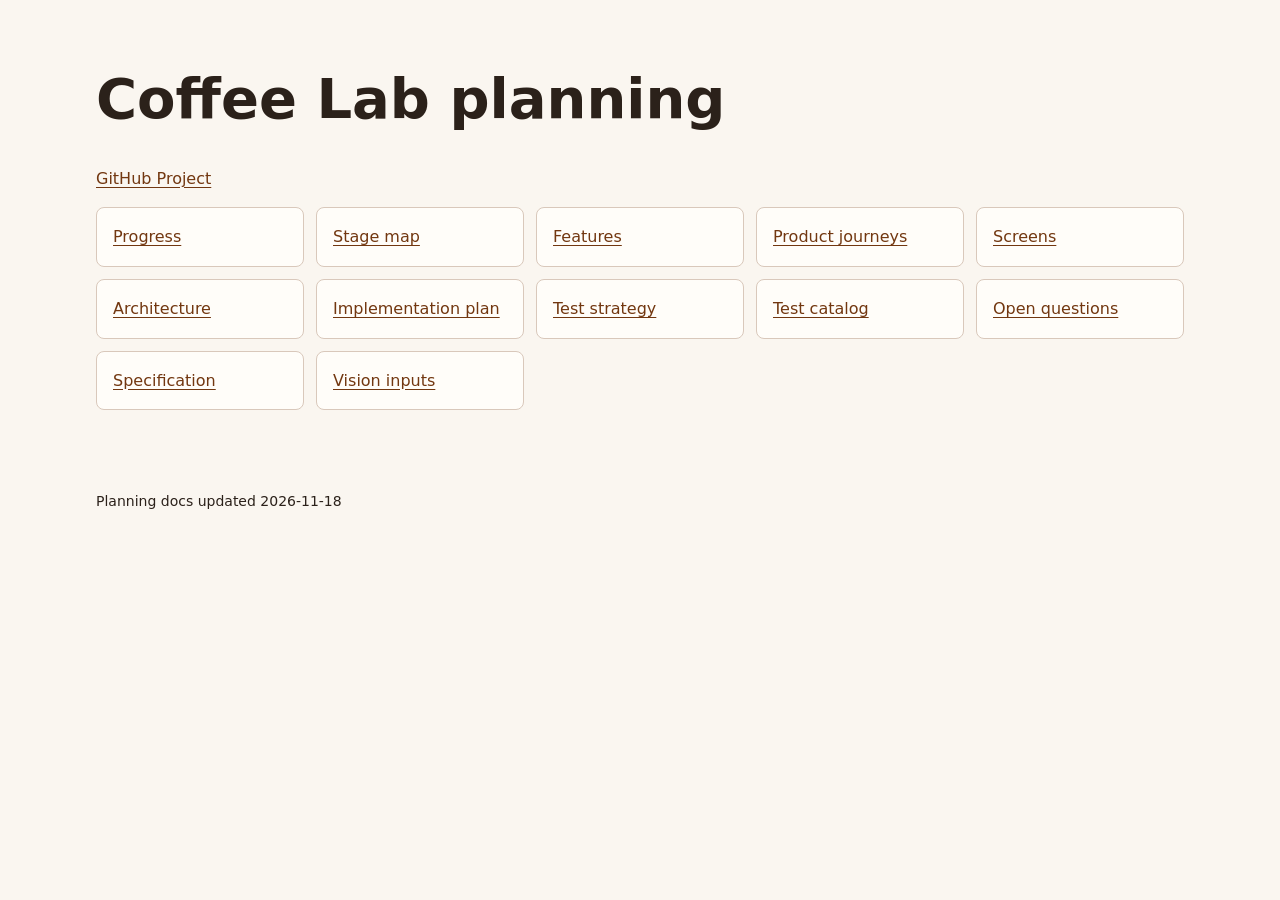
<file: docs/index.html>
<!doctype html>
<html lang="en">
<head>
  <meta charset="utf-8">
  <meta name="viewport" content="width=device-width, initial-scale=1">
  <title>Coffee Lab planning · Coffee Lab</title>
  <link rel="stylesheet" href="assets/portal.css">
  <script defer src="assets/portal-build.js"></script>
</head>
<body>
  <main>
    <h1>Coffee Lab planning</h1>
    <p><a href="https://github.com/users/rbonon/projects/8">GitHub Project</a></p>
    <nav aria-label="Planning pages">
      <ul class="cards">
        <li><a href="planning/progress-report.html">Progress</a></li>
        <li><a href="planning/phase-map.html">Stage map</a></li>
        <li><a href="planning/features.html">Features</a></li>
        <li><a href="planning/product-journeys.html">Product journeys</a></li>
        <li><a href="planning/screens.html">Screens</a></li>
        <li><a href="planning/architecture-overview.html">Architecture</a></li>
        <li><a href="planning/plan.html">Implementation plan</a></li>
        <li><a href="planning/test-strategy.html">Test strategy</a></li>
        <li><a href="planning/test-catalog.html">Test catalog</a></li>
        <li><a href="planning/open-questions.md">Open questions</a></li>
        <li><a href="spec/requirements.md">Specification</a></li>
        <li><a href="vision/README.md">Vision inputs</a></li>
      </ul>
    </nav>
  </main>
  <footer data-build></footer>
</body>
</html>
</file>
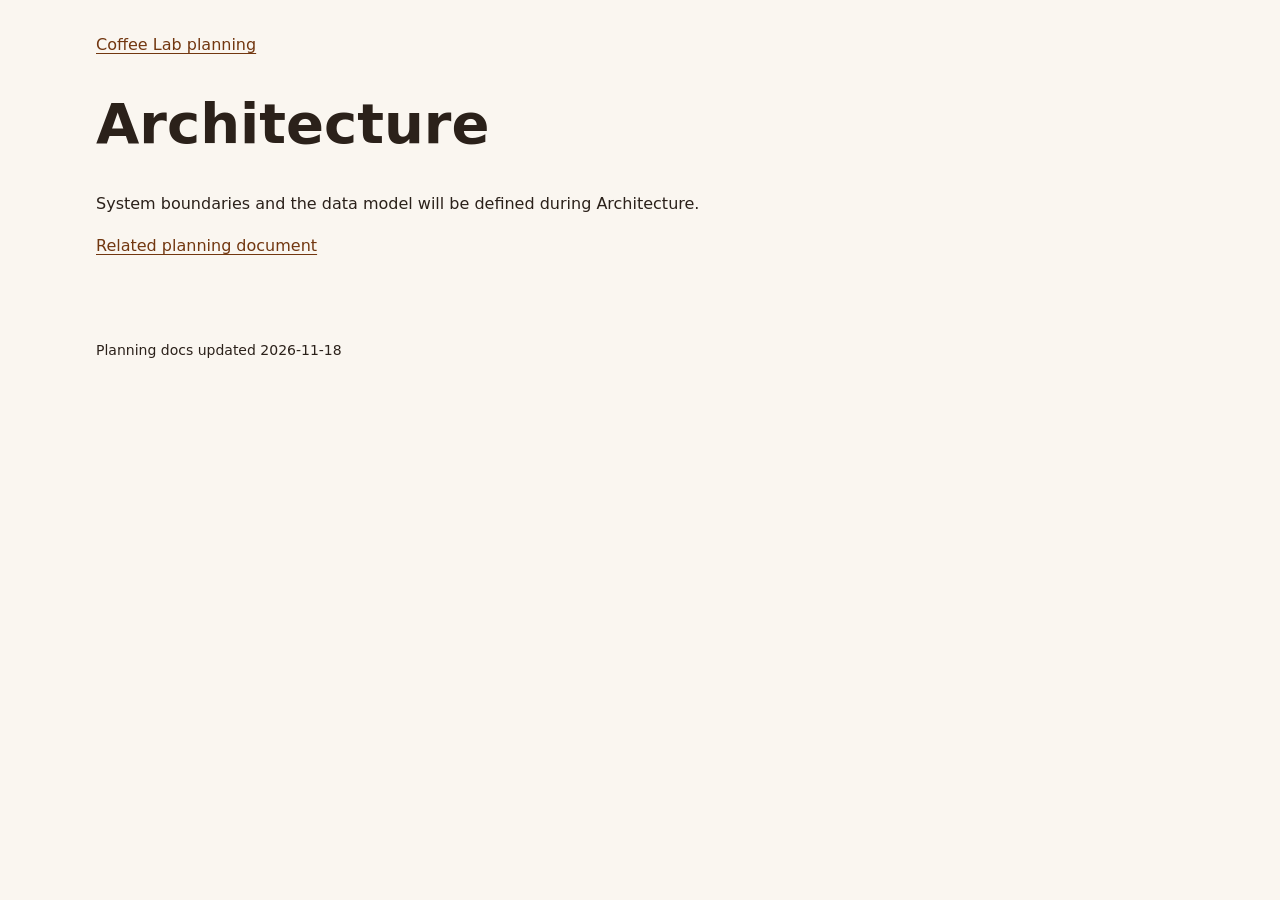
<file: docs/planning/architecture-overview.html>
<!doctype html>
<html lang="en">
<head>
  <meta charset="utf-8">
  <meta name="viewport" content="width=device-width, initial-scale=1">
  <title>Architecture · Coffee Lab</title>
  <link rel="stylesheet" href="../assets/portal.css">
  <script defer src="../assets/portal-build.js"></script>
</head>
<body>
  <main>
    <a href="../index.html">Coffee Lab planning</a>
    <h1>Architecture</h1>
    <p>System boundaries and the data model will be defined during Architecture.</p><p><a href="../architecture/system.md">Related planning document</a></p>
  </main>
  <footer data-build></footer>
</body>
</html>
</file>
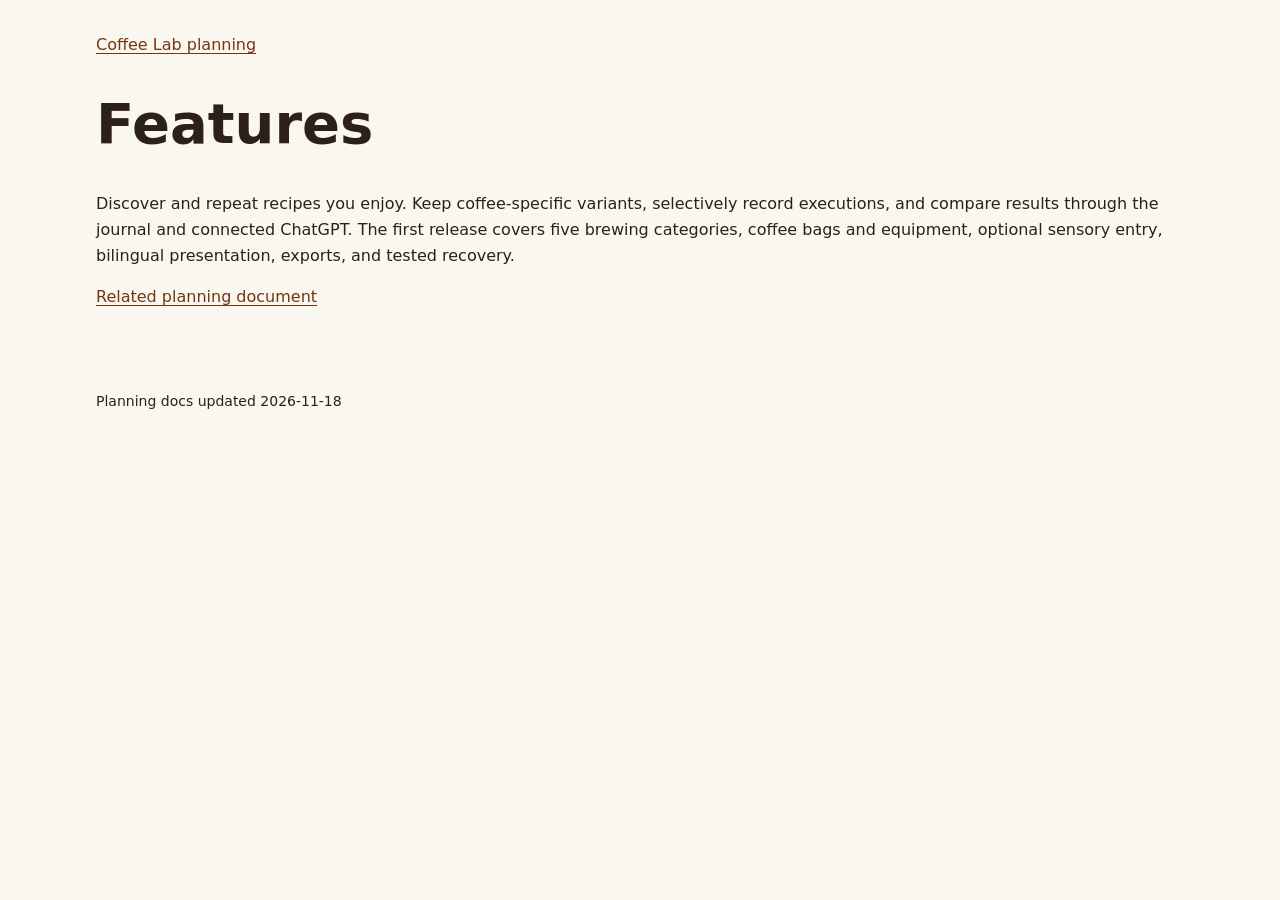
<file: docs/planning/features.html>
<!doctype html>
<html lang="en">
<head>
  <meta charset="utf-8">
  <meta name="viewport" content="width=device-width, initial-scale=1">
  <title>Features · Coffee Lab</title>
  <link rel="stylesheet" href="../assets/portal.css">
  <script defer src="../assets/portal-build.js"></script>
</head>
<body>
  <main>
    <a href="../index.html">Coffee Lab planning</a>
    <h1>Features</h1>
    <p>Discover and repeat recipes you enjoy. Keep coffee-specific variants, selectively record executions, and compare results through the journal and connected ChatGPT. The first release covers five brewing categories, coffee bags and equipment, optional sensory entry, bilingual presentation, exports, and tested recovery.</p><p><a href="../spec/requirements.md">Related planning document</a></p>
  </main>
  <footer data-build></footer>
</body>
</html>
</file>
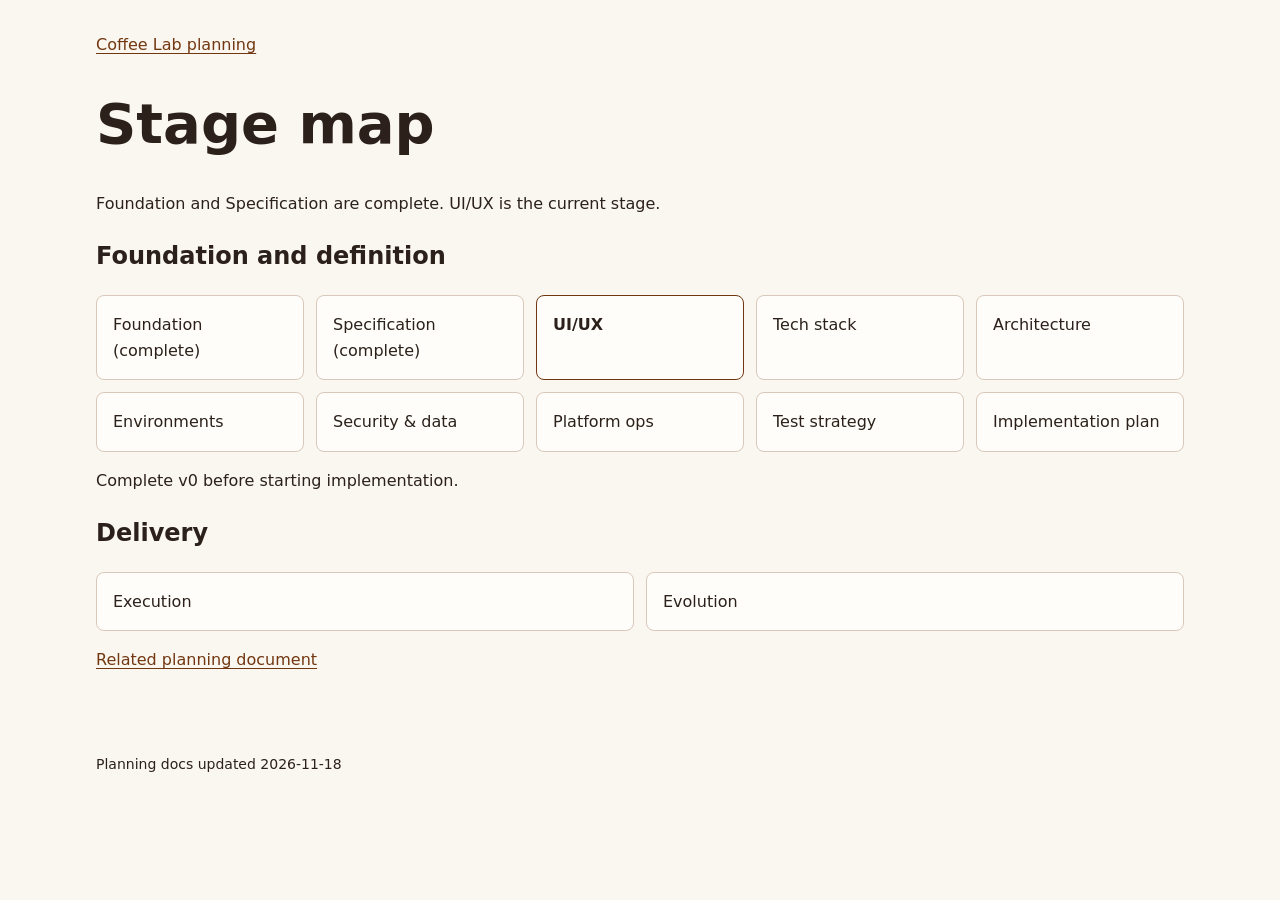
<file: docs/planning/phase-map.html>
<!doctype html>
<html lang="en">
<head>
  <meta charset="utf-8">
  <meta name="viewport" content="width=device-width, initial-scale=1">
  <title>Stage map · Coffee Lab</title>
  <link rel="stylesheet" href="../assets/portal.css">
  <script defer src="../assets/portal-build.js"></script>
</head>
<body>
  <main>
    <a href="../index.html">Coffee Lab planning</a>
    <h1>Stage map</h1>
    <p>Foundation and Specification are complete. UI/UX is the current stage.</p><h2>Foundation and definition</h2><ol class="phase-track"><li class="phase-node">Foundation (complete)</li><li class="phase-node">Specification (complete)</li><li class="phase-node" aria-current="step">UI/UX</li><li class="phase-node">Tech stack</li><li class="phase-node">Architecture</li><li class="phase-node">Environments</li><li class="phase-node">Security & data</li><li class="phase-node">Platform ops</li><li class="phase-node">Test strategy</li><li class="phase-node">Implementation plan</li></ol><p>Complete v0 before starting implementation.</p><h2>Delivery</h2><ol class="phase-track"><li class="phase-node">Execution</li><li class="phase-node">Evolution</li></ol><p><a href="phases.md">Related planning document</a></p>
  </main>
  <footer data-build></footer>
</body>
</html>
</file>
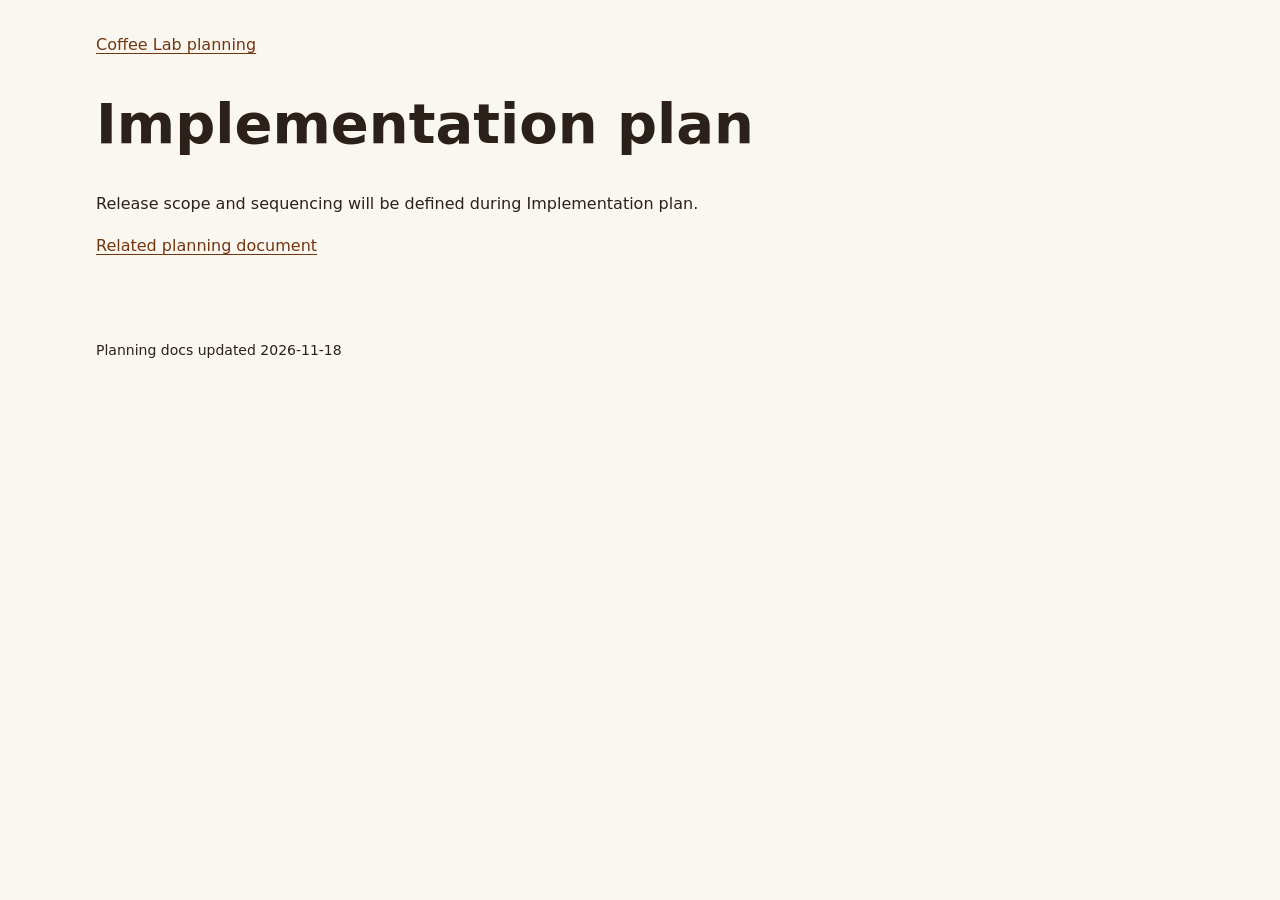
<file: docs/planning/plan.html>
<!doctype html>
<html lang="en">
<head>
  <meta charset="utf-8">
  <meta name="viewport" content="width=device-width, initial-scale=1">
  <title>Implementation plan · Coffee Lab</title>
  <link rel="stylesheet" href="../assets/portal.css">
  <script defer src="../assets/portal-build.js"></script>
</head>
<body>
  <main>
    <a href="../index.html">Coffee Lab planning</a>
    <h1>Implementation plan</h1>
    <p>Release scope and sequencing will be defined during Implementation plan.</p><p><a href="phases.md">Related planning document</a></p>
  </main>
  <footer data-build></footer>
</body>
</html>
</file>
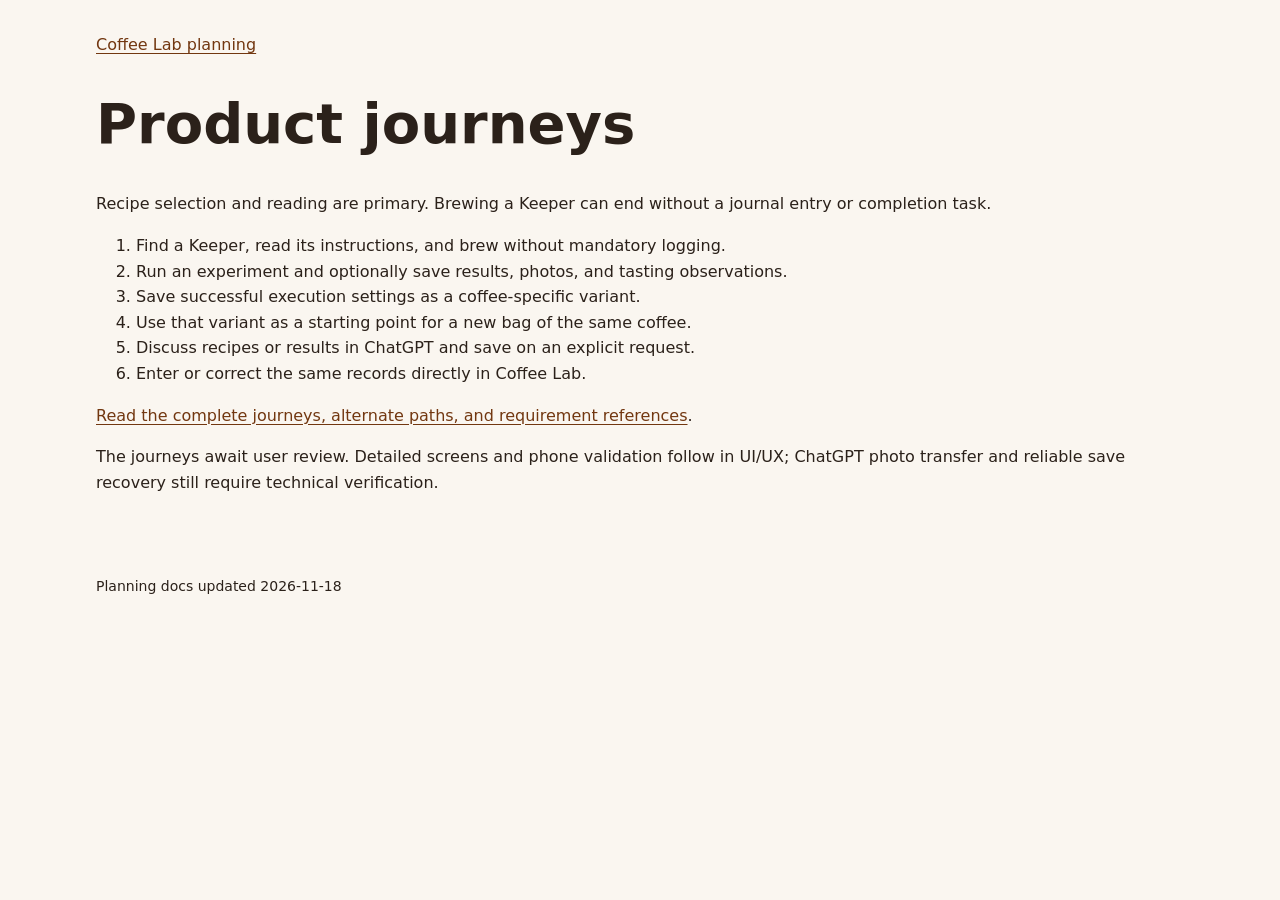
<file: docs/planning/product-journeys.html>
<!doctype html>
<html lang="en">
<head>
  <meta charset="utf-8">
  <meta name="viewport" content="width=device-width, initial-scale=1">
  <title>Product journeys · Coffee Lab</title>
  <link rel="stylesheet" href="../assets/portal.css">
  <script defer src="../assets/portal-build.js"></script>
</head>
<body>
  <main>
    <a href="../index.html">Coffee Lab planning</a>
    <h1>Product journeys</h1>
    <p>Recipe selection and reading are primary. Brewing a Keeper can end without a journal entry or completion task.</p>
    <ol>
      <li>Find a Keeper, read its instructions, and brew without mandatory logging.</li>
      <li>Run an experiment and optionally save results, photos, and tasting observations.</li>
      <li>Save successful execution settings as a coffee-specific variant.</li>
      <li>Use that variant as a starting point for a new bag of the same coffee.</li>
      <li>Discuss recipes or results in ChatGPT and save on an explicit request.</li>
      <li>Enter or correct the same records directly in Coffee Lab.</li>
    </ol>
    <p><a href="../spec/user-journeys.md">Read the complete journeys, alternate paths, and requirement references</a>.</p>
    <p>The journeys await user review. Detailed screens and phone validation follow in UI/UX; ChatGPT photo transfer and reliable save recovery still require technical verification.</p>
  </main>
  <footer data-build></footer>
</body>
</html>
</file>
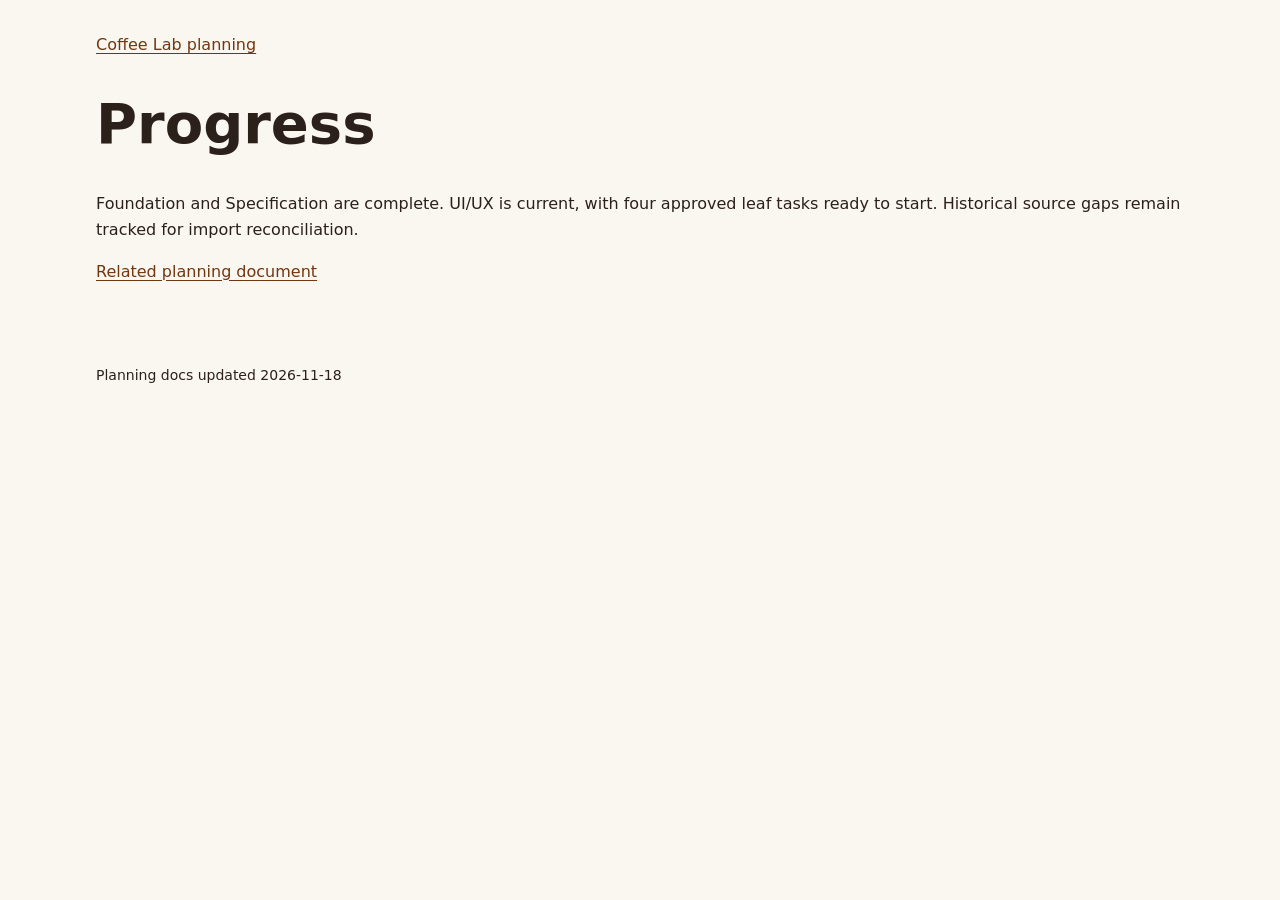
<file: docs/planning/progress-report.html>
<!doctype html>
<html lang="en">
<head>
  <meta charset="utf-8">
  <meta name="viewport" content="width=device-width, initial-scale=1">
  <title>Progress · Coffee Lab</title>
  <link rel="stylesheet" href="../assets/portal.css">
  <script defer src="../assets/portal-build.js"></script>
</head>
<body>
  <main>
    <a href="../index.html">Coffee Lab planning</a>
    <h1>Progress</h1>
    <p>Foundation and Specification are complete. UI/UX is current, with four approved leaf tasks ready to start. Historical source gaps remain tracked for import reconciliation.</p><p><a href="board-hierarchy.md">Related planning document</a></p>
  </main>
  <footer data-build></footer>
</body>
</html>
</file>
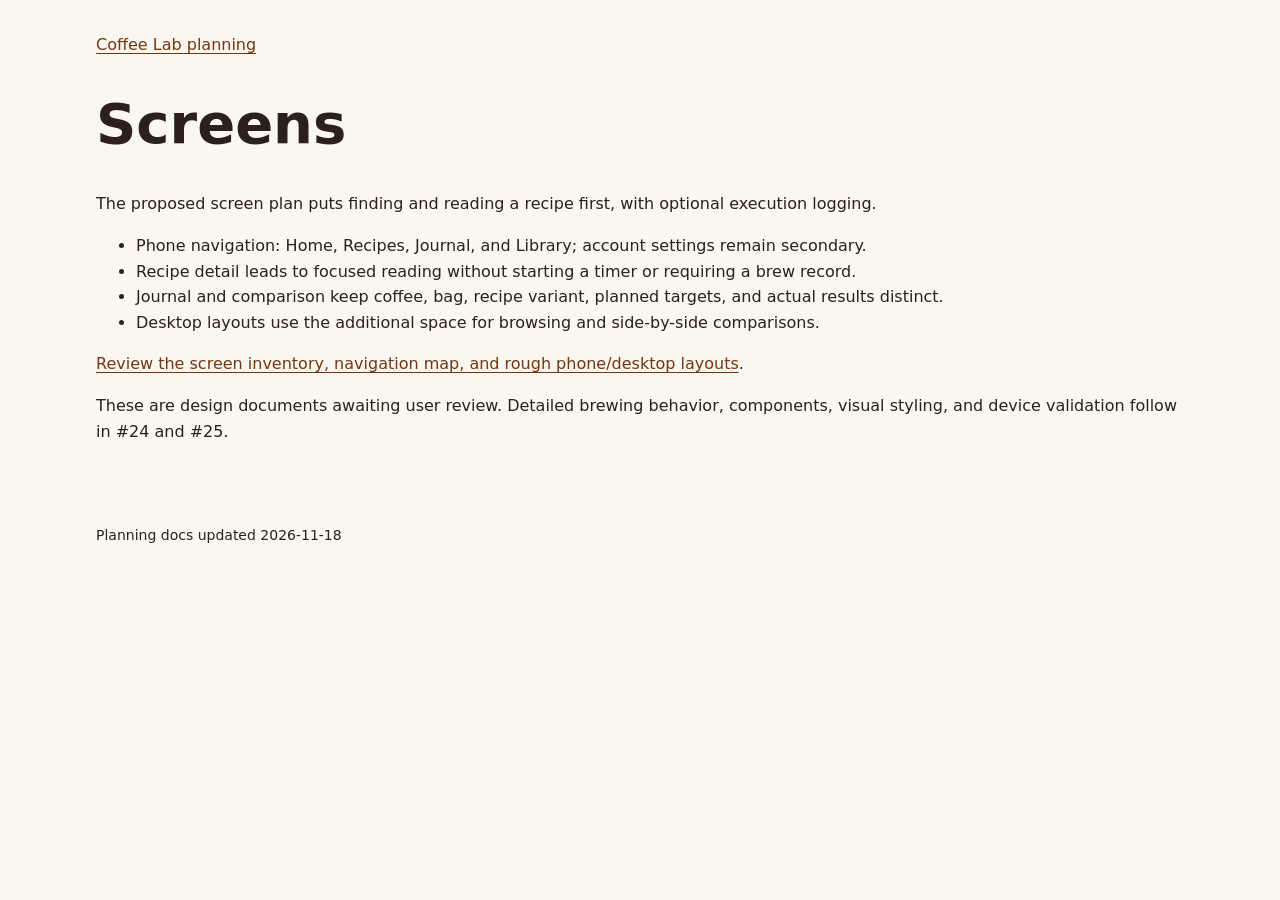
<file: docs/planning/screens.html>
<!doctype html>
<html lang="en">
<head>
  <meta charset="utf-8">
  <meta name="viewport" content="width=device-width, initial-scale=1">
  <title>Screens · Coffee Lab</title>
  <link rel="stylesheet" href="../assets/portal.css">
  <script defer src="../assets/portal-build.js"></script>
</head>
<body>
  <main>
    <a href="../index.html">Coffee Lab planning</a>
    <h1>Screens</h1>
    <p>The proposed screen plan puts finding and reading a recipe first, with optional execution logging.</p>
    <ul>
      <li>Phone navigation: Home, Recipes, Journal, and Library; account settings remain secondary.</li>
      <li>Recipe detail leads to focused reading without starting a timer or requiring a brew record.</li>
      <li>Journal and comparison keep coffee, bag, recipe variant, planned targets, and actual results distinct.</li>
      <li>Desktop layouts use the additional space for browsing and side-by-side comparisons.</li>
    </ul>
    <p><a href="../spec/screens.md">Review the screen inventory, navigation map, and rough phone/desktop layouts</a>.</p>
    <p>These are design documents awaiting user review. Detailed brewing behavior, components, visual styling, and device validation follow in #24 and #25.</p>
  </main>
  <footer data-build></footer>
</body>
</html>
</file>
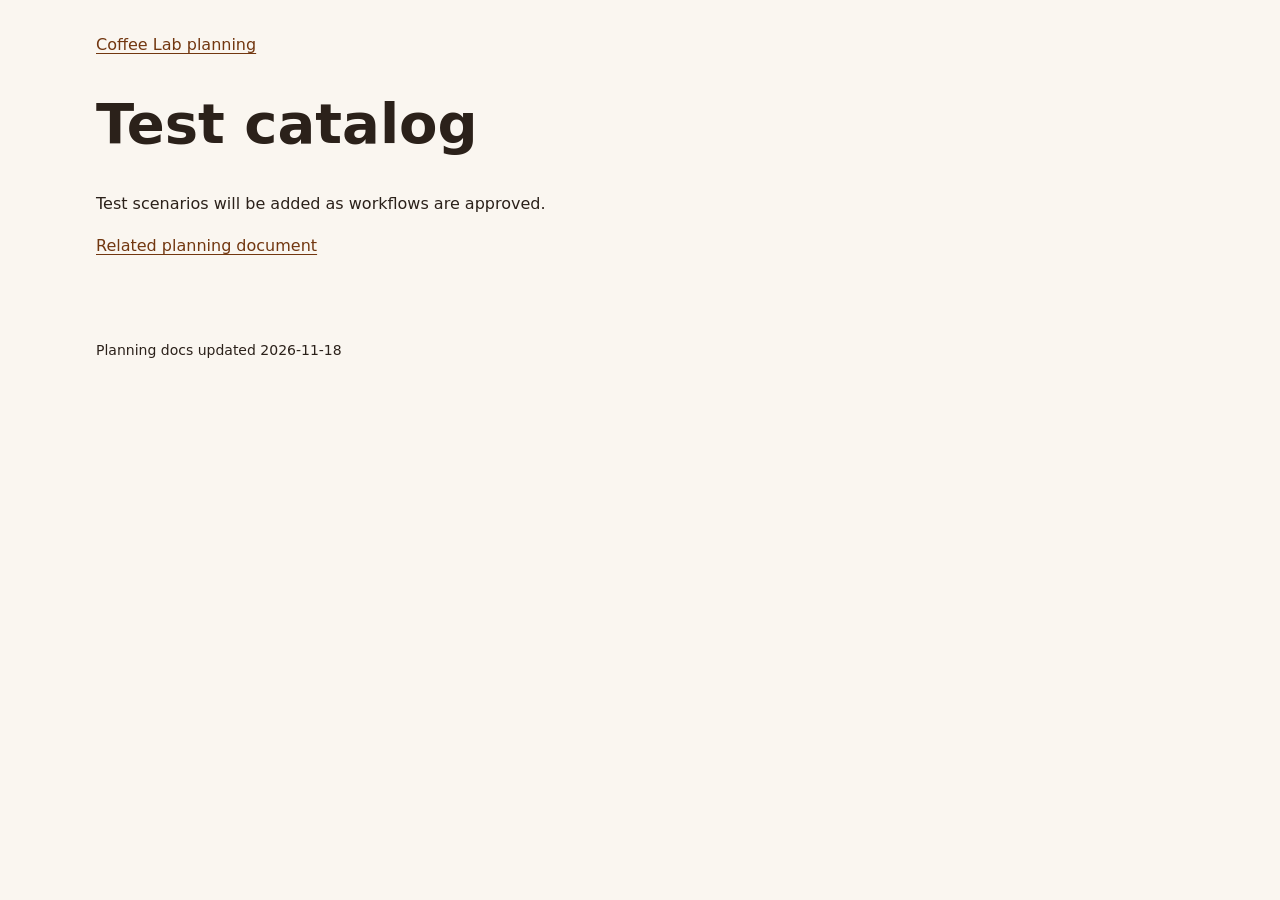
<file: docs/planning/test-catalog.html>
<!doctype html>
<html lang="en">
<head>
  <meta charset="utf-8">
  <meta name="viewport" content="width=device-width, initial-scale=1">
  <title>Test catalog · Coffee Lab</title>
  <link rel="stylesheet" href="../assets/portal.css">
  <script defer src="../assets/portal-build.js"></script>
</head>
<body>
  <main>
    <a href="../index.html">Coffee Lab planning</a>
    <h1>Test catalog</h1>
    <p>Test scenarios will be added as workflows are approved.</p><p><a href="../testing/strategy.md">Related planning document</a></p>
  </main>
  <footer data-build></footer>
</body>
</html>
</file>
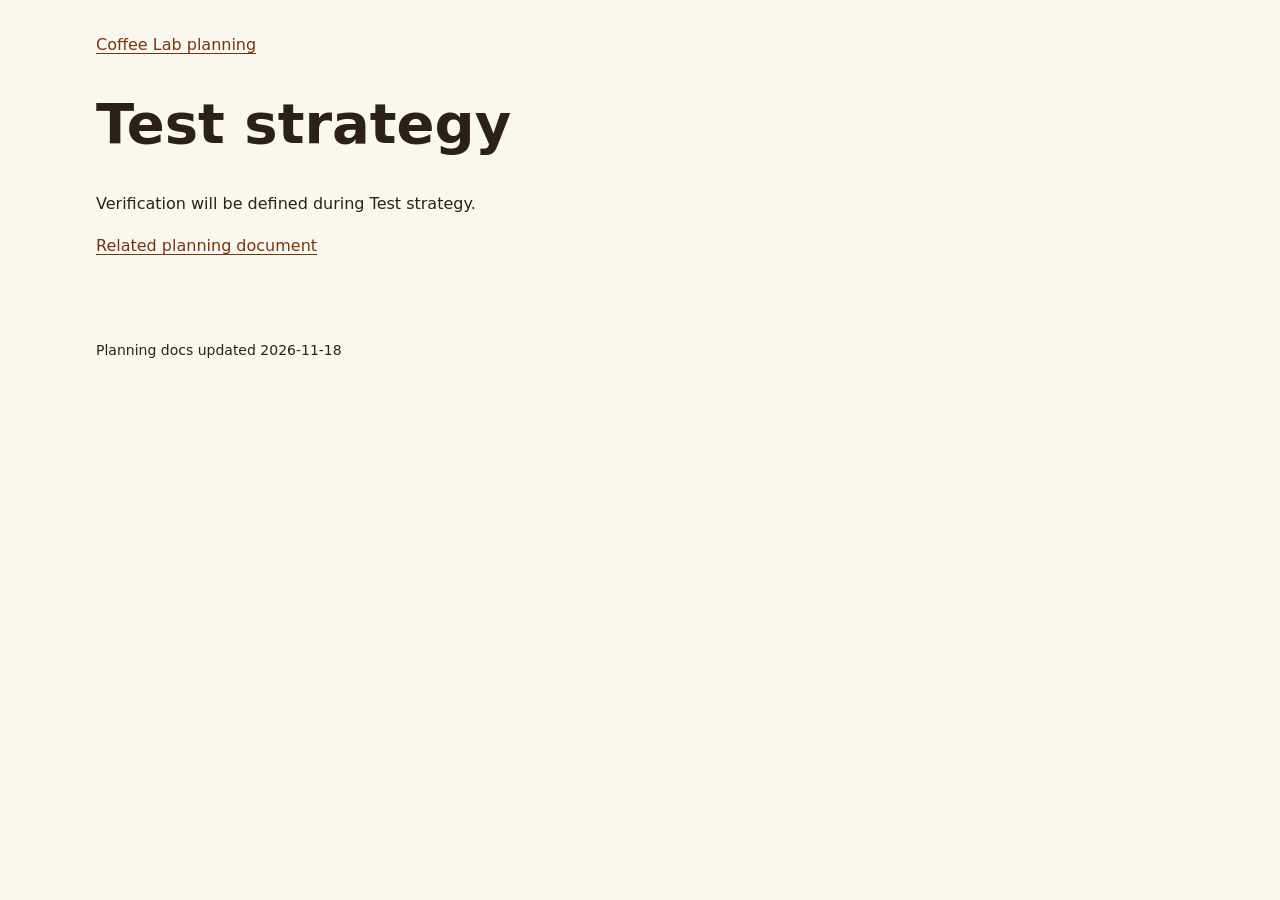
<file: docs/planning/test-strategy.html>
<!doctype html>
<html lang="en">
<head>
  <meta charset="utf-8">
  <meta name="viewport" content="width=device-width, initial-scale=1">
  <title>Test strategy · Coffee Lab</title>
  <link rel="stylesheet" href="../assets/portal.css">
  <script defer src="../assets/portal-build.js"></script>
</head>
<body>
  <main>
    <a href="../index.html">Coffee Lab planning</a>
    <h1>Test strategy</h1>
    <p>Verification will be defined during Test strategy.</p><p><a href="../testing/strategy.md">Related planning document</a></p>
  </main>
  <footer data-build></footer>
</body>
</html>
</file>
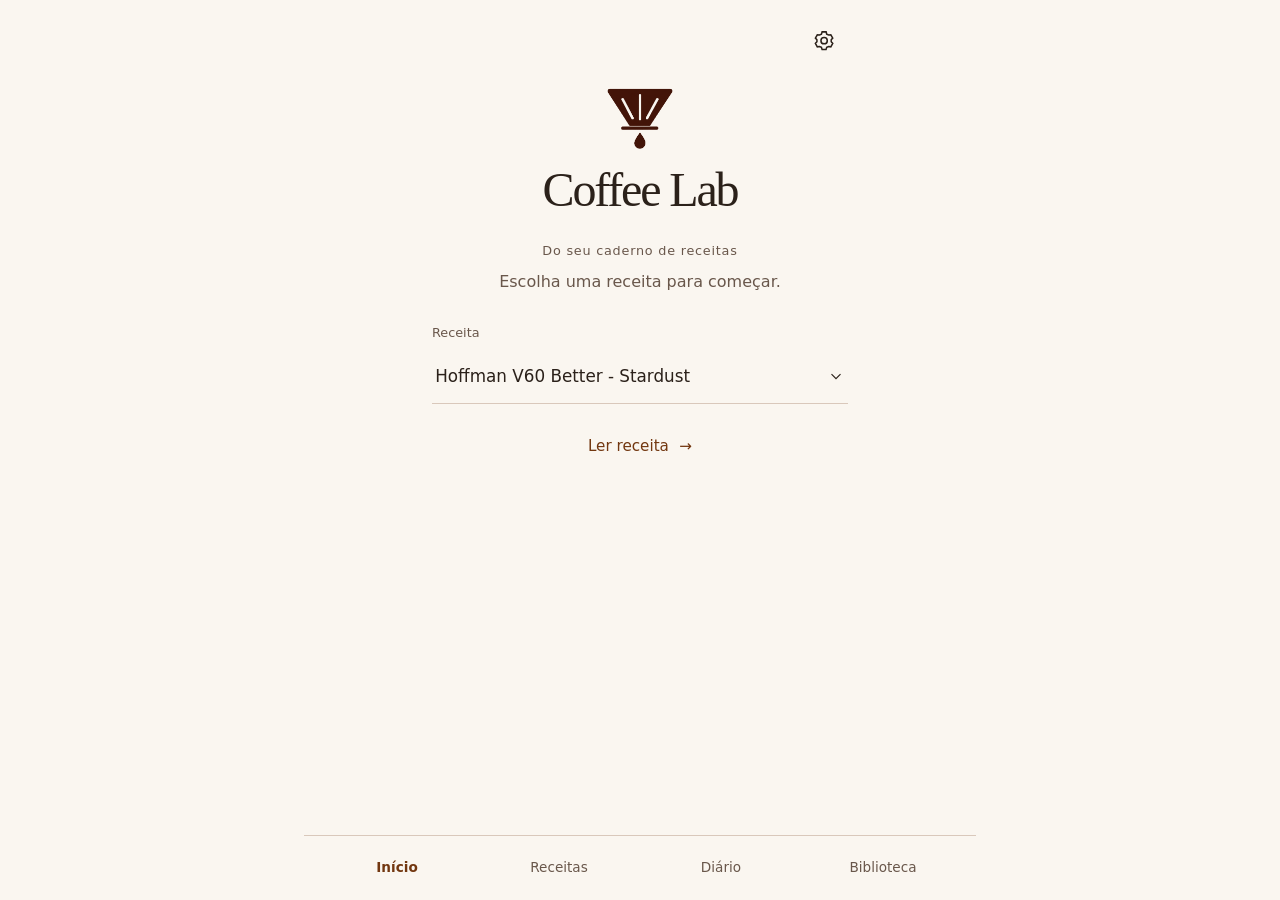
<file: docs/prototypes/recipe-reading.html>
<!doctype html>
<html lang="pt-BR">
<head>
  <meta charset="utf-8">
  <meta name="viewport" content="width=device-width,initial-scale=1">
  <title>Recipe reading · Coffee Lab design</title>
  <link rel="stylesheet" href="../assets/recipe-reading.css?v=vo-zico-purchase-1">
  <script type="module" src="../assets/recipe-reading.mjs?v=vo-zico-purchase-1"></script>
</head>
<body>
  <main>
    <section id="setup" aria-labelledby="setup-title">
      <header class="home-header"><button id="open-settings" class="icon-button" aria-label="Settings" aria-controls="configuration">
        <svg viewBox="0 0 24 24" width="23" height="23" fill="none" stroke="currentColor" stroke-width="1.6" aria-hidden="true"><path d="m9.5 3-.7 2.4-2 .9L4.5 6l-2 3.5 1.6 1.8v2l-1.6 1.8 2 3.5 2.3-.3 2 .9.7 2.3h4.1l.7-2.3 2-.9 2.3.3 2-3.5-1.6-1.8v-2l1.6-1.8-2-3.5-2.3.3-2-.9L13.7 3Z"/><circle cx="11.6" cy="12.2" r="3.3"/></svg>
      </button></header>
      <div class="home-identity">
        <img class="home-logo" src="../assets/coffee-lab-filter-concept.png" alt="" width="80" height="80">
        <h1 id="setup-title">Coffee Lab</h1>
      </div>
      <p class="eyebrow" id="demo">From your recipe journal</p>
      <p id="intro">Choose a recipe to begin.</p>
      <div class="recipe-choice">
        <span id="method-label" class="field-label">Recipe</span>
        <input type="hidden" id="method" value="hoffmann-stardust">
        <details id="recipe-picker">
          <summary aria-labelledby="method-label selected-recipe"><span id="selected-recipe">Hoffman V60 Better - Stardust</span><svg viewBox="0 0 20 20" width="18" height="18" fill="none" stroke="currentColor" stroke-width="1.3" aria-hidden="true"><path d="m5 8 5 5 5-5"/></svg></summary>
          <div id="recipe-options" class="recipe-options" aria-labelledby="method-label"></div>
        </details>
      </div>
      <button id="start" class="reading-action">Read recipe <span aria-hidden="true">→</span></button>
    </section>
    <section id="configuration" hidden aria-labelledby="settings-title">
      <h1 id="settings-title" tabindex="-1">Settings</h1>
      <div class="settings">
        <label><span id="language-label">Language</span><select id="language"><option value="en">English</option><option value="pt-BR" selected>Português (Brasil)</option></select></label>
        <label><span id="weight-label">Weight</span><select id="weight"><option value="g">g</option><option value="oz">oz</option></select></label>
        <label><span id="temperature-label">Temperature</span><select id="temperature"><option value="C">°C</option><option value="F">°F</option></select></label>
        <label class="toggle-setting"><span id="wake-label">Keep screen awake while reading</span><input id="wake-enabled" type="checkbox" role="switch" checked></label>
      </div>
    </section>
    <section id="reader" hidden aria-labelledby="recipe-title">
      <h1 id="recipe-title"></h1>
      <p id="recipe-context" class="recipe-context"></p>
      <div id="quantities" class="quantities"></div>
      <section id="preparation" aria-labelledby="preparation-title"><h2 id="preparation-title">Preparation</h2><ul id="preparation-notes"></ul></section>
      <section id="instruction" tabindex="-1" aria-label="Brewing schedule">
        <table class="brew-schedule"><thead><tr><th id="time-label" scope="col">Time</th><th id="action-label" scope="col">Action</th><th id="water-label" scope="col">Water</th></tr></thead><tbody id="schedule"></tbody></table>
        <p id="technique-note" class="technique-note"></p>
      </section>
    </section>
    <section id="browse" hidden aria-labelledby="browse-title"></section>
    <nav id="main-navigation" class="main-navigation" aria-label="Navegação principal">
      <button data-screen="home">Início</button><button data-screen="recipes">Receitas</button><button data-screen="journal">Diário</button><button data-screen="library">Biblioteca</button>
    </nav>
    <dialog id="photo-viewer" aria-labelledby="photo-title">
      <button id="close-photo" class="photo-close" aria-label="Fechar foto">×</button>
      <img id="photo-full" alt="">
      <p id="photo-title"></p>
    </dialog>
    <noscript>This design prototype needs JavaScript to show instruction cards.</noscript>
  </main>
</body>
</html>
</file>
<file: docs/assets/portal.css>
:root {
  color-scheme: light;
  --surface: #faf6f0;
  --card: #fffdf9;
  --ink: #2b211a;
  --accent: #723710;
  --border: #d9c8bb;
}

body {
  background: var(--surface);
  color: var(--ink);
  font: 1rem/1.6 "Instrument Sans", system-ui, sans-serif;
  margin: 0;
}

main, footer {
  max-width: 68rem;
  margin-inline: auto;
  padding: 2rem clamp(1rem, 5vw, 4rem);
}

h1 { font-size: clamp(2rem, 6vw, 3.5rem); line-height: 1.05; }
a { color: var(--accent); text-underline-offset: .2em; }
a:focus-visible { outline: 2px solid var(--accent); outline-offset: 3px; }

.cards, .phase-track {
  display: grid;
  grid-template-columns: repeat(auto-fit, minmax(min(100%, 12rem), 1fr));
  gap: .75rem;
  padding: 0;
  list-style: none;
}

.cards a, .phase-node {
  display: block;
  background: var(--card);
  border: 1px solid var(--border);
  border-radius: .5rem;
  padding: 1rem;
}

.phase-node[aria-current] { border-color: var(--accent); font-weight: bold; }
footer { font-size: .875rem; }
</file>
<file: docs/assets/recipe-reading.css>
@import url('./portal.css');
:root {
  --reading-accent: var(--accent);
  --reading-surface: var(--card);
  --reading-border: var(--border);
  --reading-ink: var(--ink);
  --reading-on-accent: #fffdf9;
  --reading-muted: #69574b;
  --reading-focus: #005a87;
}
* { box-sizing: border-box; }
[hidden] { display: none !important; }
body { color: var(--reading-ink); }
main { max-width: 42rem; padding: 1rem; }
h1 { font-size: clamp(1.65rem, 5vw, 2.25rem); line-height: 1.15; margin: .7rem 0; }
h2 { font-size: clamp(1.5rem, 5vw, 2rem); line-height: 1.2; margin: .5rem 0; }
p { margin: .5rem 0; }
button, select { font: inherit; min-height: 3rem; border: 1px solid var(--reading-border); border-radius: .8rem; background: var(--reading-surface); color: var(--reading-ink); padding: .55rem .85rem; }
button { cursor: pointer; font-weight: 650; }
button:disabled { opacity: .45; cursor: default; }
:focus-visible { outline: 3px solid var(--reading-focus); outline-offset: 3px; }
.primary { background: var(--reading-accent); color: var(--reading-on-accent); border-color: var(--reading-accent); }
.settings { display: grid; grid-template-columns: 1fr; gap: 1rem; margin: 1.5rem 0; }
label, select { display: block; width: 100%; }
label span { display: block; font-weight: 650; }
.eyebrow { font-size: .8rem; letter-spacing: .06em; color: var(--reading-muted); }
#reader { display: flex; flex-direction: column; gap: .4rem; min-height: calc(100svh - 2rem); }
header { display: flex; justify-content: space-between; align-items: center; gap: .5rem; }
.quantities { display: grid; grid-template-columns: 1fr 1fr; gap: .5rem; }
.quantity { border: 1px solid var(--reading-border); border-radius: .75rem; padding: .5rem .7rem; background: var(--reading-surface); }
.quantity span { display: block; font-size: .8rem; color: var(--reading-muted); }
.quantity strong { font-size: 1.1rem; }
footer { padding: 0; margin: 0; max-width: none; }
footer button { min-height: 2.75rem; }
small { color: var(--reading-muted); }
@media (max-width: 360px) { main { padding: .75rem; } .settings { grid-template-columns: 1fr; } }
@media (max-height: 700px) { #reader { gap: .4rem; } h1 { margin: .35rem 0; } }

.icon-button { display: grid; place-items: center; padding: .5rem; width: 3rem; border-color: transparent; background: transparent; }
.home-header { justify-content: flex-end; margin-bottom: .75rem; }
#setup > .eyebrow { margin: 1.5rem 0 .5rem; text-align: center; }
#setup h1 { font: 400 clamp(2.4rem, 9vw, 3rem)/1.1 Georgia, serif; letter-spacing: -.045em; margin: .5rem 0 0; }
#intro { color: var(--reading-muted); margin: .5rem 0 1.75rem; text-align: center; }
.recipe-choice { margin-bottom: 1rem; }
#start { display: block; width: auto; min-height: 2.75rem; margin: 1.25rem auto 0; padding: .5rem 1rem; border: 0; border-radius: .4rem; background: transparent; color: var(--reading-accent); font-size: .95rem; font-weight: 500; }
#start:hover { background: var(--reading-surface); }
.recipe-context { margin: -.35rem 0 0; font-size: .85rem; color: var(--reading-muted); }
.recipe-context:empty { display: none; }
#configuration h1 { margin-top: 2rem; }

#setup { max-width: 26rem; margin-inline: auto; }
.home-identity { display: flex; flex-direction: column; align-items: center; }
.home-logo { width: 5rem; height: 5rem; object-fit: contain; }

.field-label { display: block; font-size: .8rem; color: var(--reading-muted); margin-bottom: .4rem; }
#recipe-picker summary { display: flex; align-items: center; justify-content: space-between; gap: 1rem; list-style: none; min-height: 3.4rem; padding: .8rem .2rem; border-bottom: 1px solid var(--reading-border); cursor: pointer; font-size: 1.05rem; }
#recipe-picker summary::-webkit-details-marker { display: none; }
#recipe-picker[open] summary svg { transform: rotate(180deg); }
.recipe-options { padding: .4rem 0; }
.recipe-options button { display: block; width: 100%; text-align: left; border: 0; border-radius: .4rem; background: transparent; font-weight: 400; padding-inline: .7rem; }
.recipe-options button:hover, .recipe-options button[aria-pressed="true"] { background: var(--reading-surface); color: var(--reading-accent); }
.toggle-setting { display: flex; align-items: center; justify-content: space-between; gap: 1.5rem; padding-block: .8rem; }
.toggle-setting span { font-weight: 400; }
.toggle-setting input { appearance: none; flex: 0 0 auto; width: 2.8rem; height: 1.6rem; background: var(--reading-border); border-radius: 1rem; margin: 0; cursor: pointer; position: relative; }
.toggle-setting input::after { content: ''; display: block; position: absolute; top: .2rem; left: .2rem; width: 1.2rem; height: 1.2rem; border-radius: 50%; background: var(--reading-surface); }
.toggle-setting input:checked { background: var(--reading-accent); }
.toggle-setting input:checked::after { transform: translateX(1.2rem); }

#start::after { content: ' →'; margin-left: .35rem; }

#instruction { flex: 0 0 auto; margin-top: .4rem; }
.brew-schedule { width: 100%; border-collapse: collapse; font-size: 1rem; line-height: 1.3; }
.brew-schedule th { font-size: .75rem; font-weight: 500; color: var(--reading-muted); text-align: left; padding: .35rem .35rem .6rem; border-bottom: 1px solid var(--reading-border); }
.brew-schedule td { padding: .4rem .35rem; border-bottom: 1px solid var(--reading-border); vertical-align: middle; }
.brew-schedule td:first-child { white-space: nowrap; font-variant-numeric: tabular-nums; width: 3.6rem; color: var(--reading-accent); }
.brew-schedule td:last-child, .brew-schedule th:last-child { text-align: right; white-space: nowrap; }
.brew-schedule td strong { display: block; font-weight: 600; }
.brew-schedule td small { display: block; font-size: .75rem; }
.technique-note { margin: .8rem .35rem 0; font-size: .85rem; color: var(--reading-muted); }

#preparation { padding: .5rem .35rem; }
#preparation h2 { font-size: .85rem; font-weight: 600; margin: 0 0 .35rem; color: var(--reading-accent); }
#preparation-notes { font-size: .9rem; line-height: 1.4; margin: 0; padding-left: 1rem; }
#preparation-notes li + li { margin-top: .2rem; }

#reader > h1 { margin: .35rem 0; }

body.browsing main { padding-bottom: 6rem; }
.main-navigation { position: fixed; bottom: 0; left: 50%; transform: translateX(-50%); width: min(100%, 42rem); display: grid; grid-template-columns: repeat(4,1fr); padding: .5rem .75rem max(.5rem, env(safe-area-inset-bottom)); background: var(--surface); border-top: 1px solid var(--reading-border); }
.main-navigation button { border: 0; border-radius: .4rem; background: transparent; padding: .5rem .2rem; font-size: .85rem; font-weight: 400; color: var(--reading-muted); }
.main-navigation button[aria-current] { color: var(--reading-accent); font-weight: 650; }
#browse h1 { margin: 2rem 0 1rem; }
#browse h2 { font-size: 1.05rem; margin: 1.8rem 0 .5rem; }
.page-intro, .source-note { color: var(--reading-muted); font-size: .95rem; }
.browse-row { display: block; width: 100%; text-align: left; background: transparent; border: 0; border-bottom: 1px solid var(--reading-border); border-radius: 0; padding: 1.15rem .2rem; font-weight: 400; }
.row-title, .row-subtitle { display: block; }
.row-title { font-size: 1.05rem; }
.row-subtitle { color: var(--reading-muted); font-size: .85rem; margin-top: .3rem; }
.detail-field { display: flex; justify-content: space-between; gap: 1rem; border-bottom: 1px solid var(--reading-border); padding: .75rem 0; }
.detail-field dt { color: var(--reading-muted); font-size: .9rem; }
.detail-field dd { text-align: right; margin: 0; max-width: 65%; }

.detail-field { margin: 0; }

.rated-row { position: relative; padding-right: 2.7rem; }
.rating-icon { position: absolute; right: .4rem; top: 50%; transform: translateY(-50%); display: flex; align-items: center; color: var(--reading-accent); }

.record-photos { margin: 1.25rem 0; display: grid; gap: .75rem; }
.record-photo { border: 0; padding: 0; background: transparent; text-align: left; font-weight: 400; }
.record-photo img { display: block; width: 100%; max-height: 24rem; object-fit: contain; border-radius: .75rem; background: var(--reading-surface); }
.photo-caption { display: block; font-size: .8rem; line-height: 1.4; color: var(--reading-muted); padding: .5rem .2rem; }
#photo-viewer { width: min(94vw, 60rem); max-height: 94dvh; padding: 2.75rem .75rem .75rem; border: 0; border-radius: .8rem; color: var(--reading-ink); background: var(--surface); }
#photo-viewer::backdrop { background: rgb(0 0 0 / .7); }
#photo-full { display: block; width: 100%; max-height: 78dvh; object-fit: contain; }
#photo-title { font-size: .85rem; text-align: center; }
.photo-close { position: absolute; right: .25rem; top: 0; border: 0; background: transparent; font-size: 1.6rem; font-weight: 400; min-height: 2.75rem; min-width: 2.75rem; }

.evaluation-observations { padding-left: 1.1rem; line-height: 1.55; }
.evaluation-observations li + li { margin-top: .6rem; }
.evaluation-discussion { margin: 1rem 0; }
.evaluation-discussion summary { color: var(--reading-muted); font-size: .85rem; cursor: pointer; padding-block: .4rem; }

.photo-grid { grid-template-columns: repeat(4, minmax(0, 1fr)); align-items: start; gap: .5rem; }
.photo-grid .record-photo { min-width: 0; }
.photo-grid .record-photo img { height: 6rem; max-height: none; object-fit: cover; border-radius: .4rem; }
.photo-grid .photo-caption { font-size: .65rem; padding: .3rem .1rem; }
</file>
